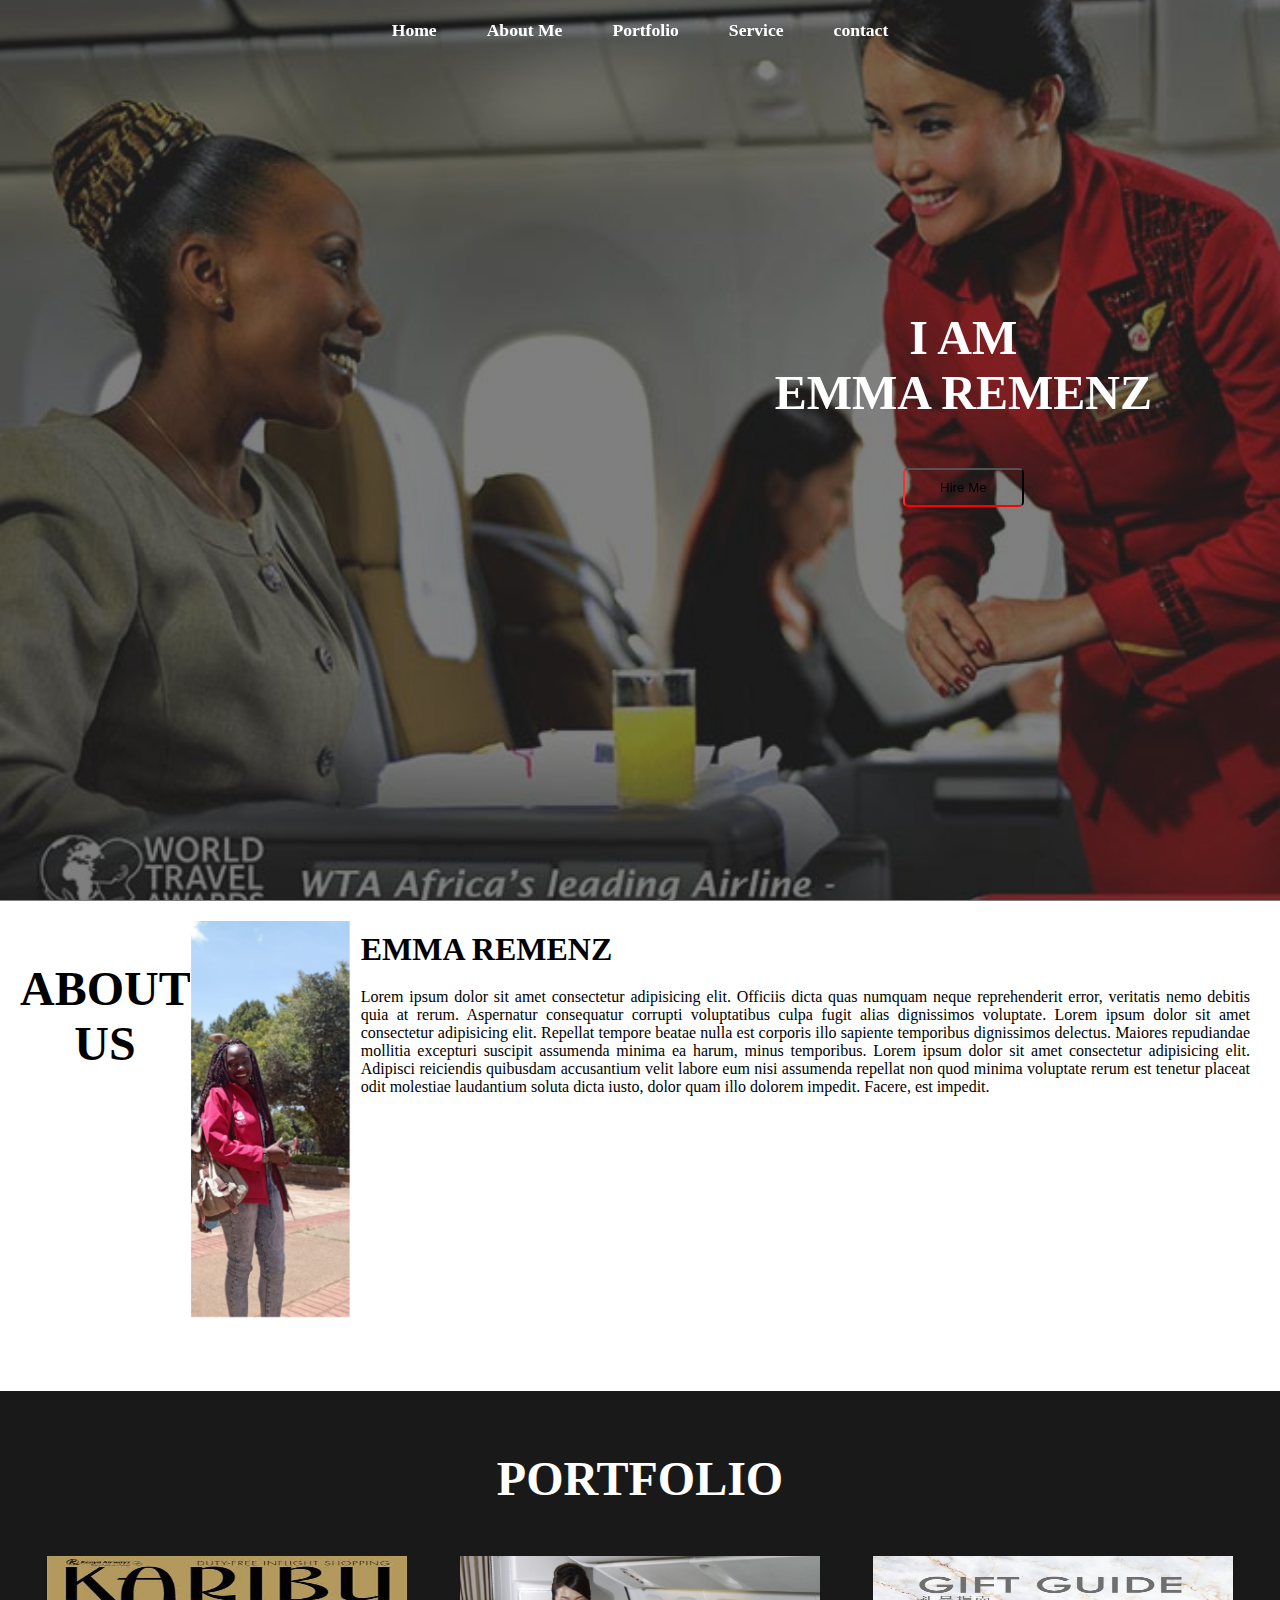
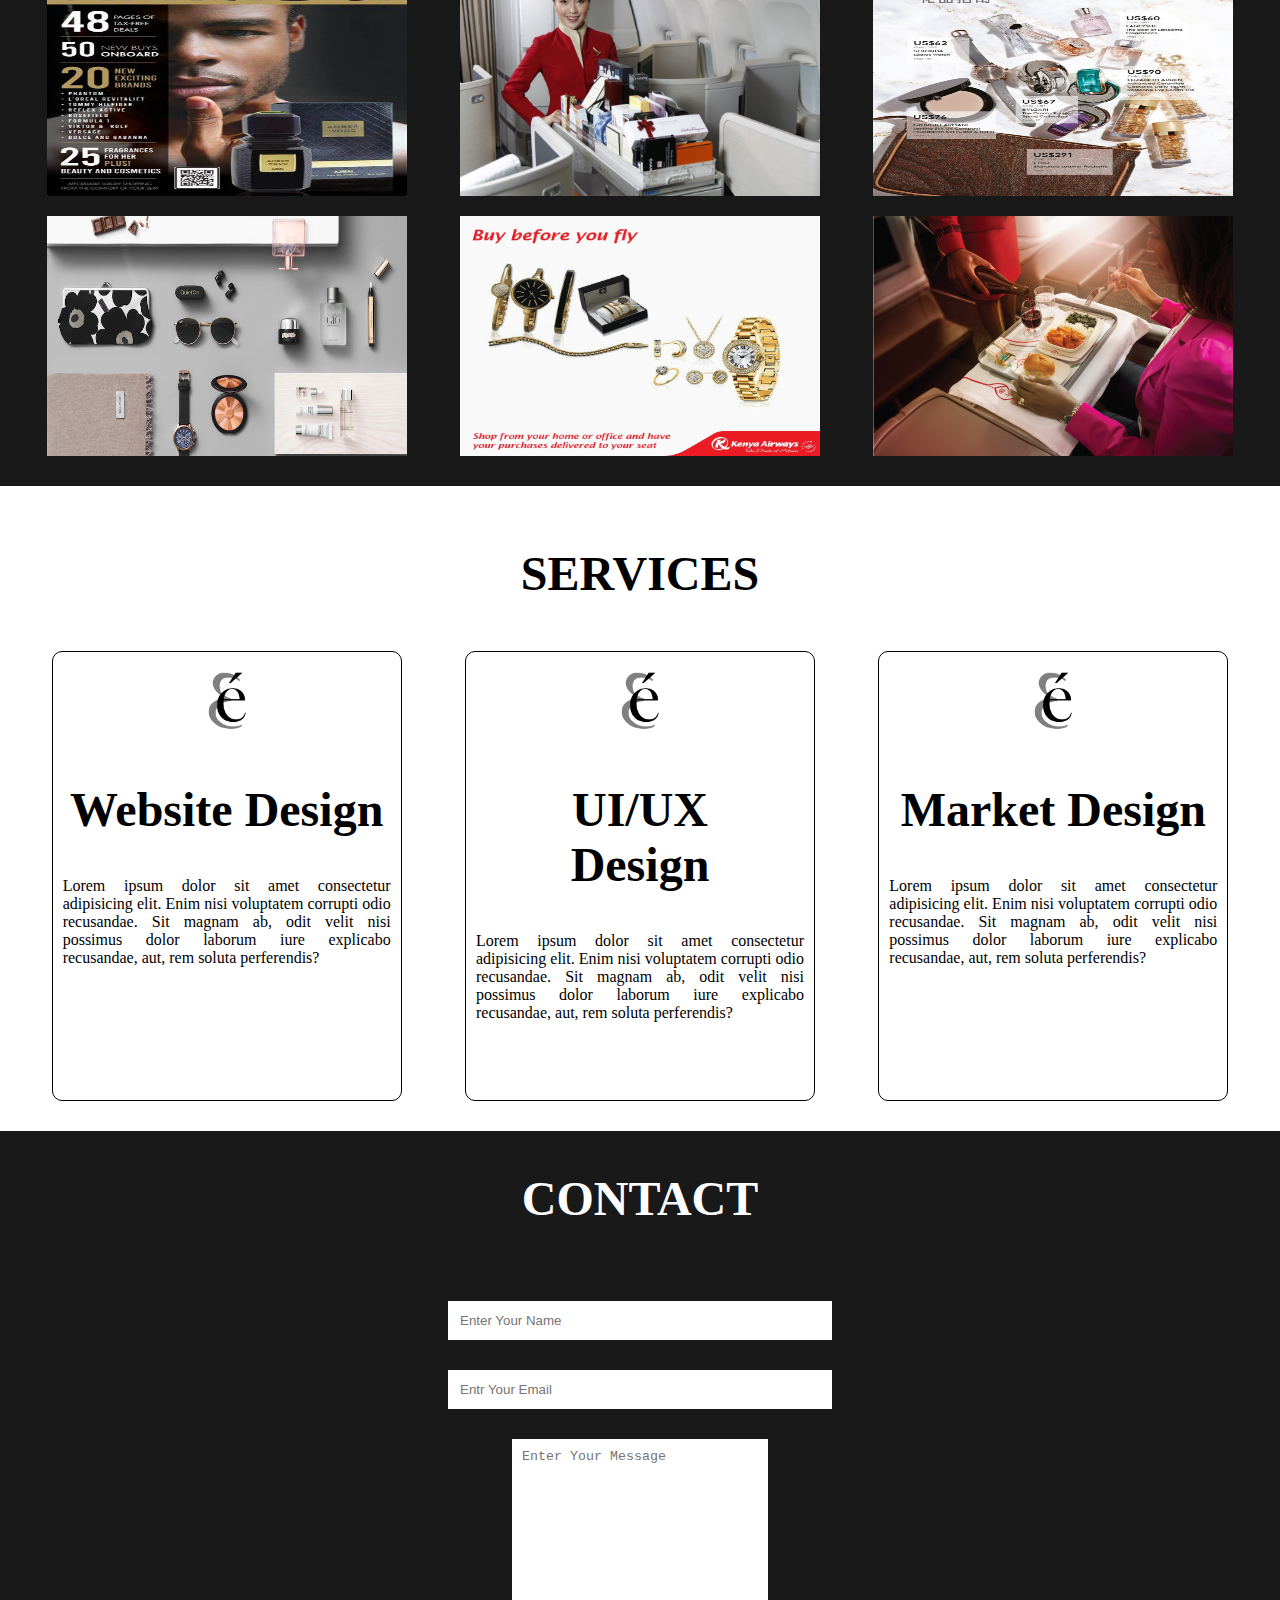
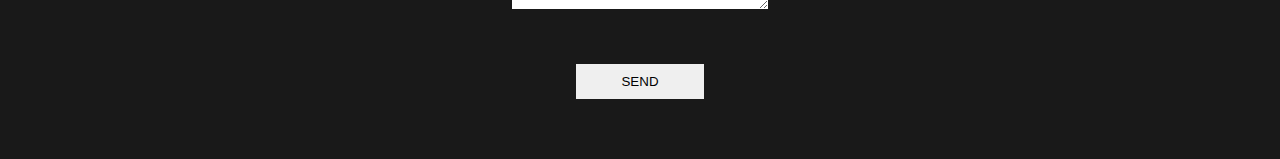
<file: emmaport/index.html>
<!DOCTYPE html>
<html lang="en">
<head>
    <meta charset="UTF-8">
    <meta http-equiv="X-UA-Compatible" content="IE=edge">
    <meta name="viewport" content="width=device-width, initial-scale=1.0">
    <title>Document</title>
    <link rel="stylesheet" href="style.css">
</head>
<body>
    <nav class="navbar">
        <ul>
            <li><a href="#home">Home</a></li>
            <li><a href="#about">About Me</a></li>
            <li><a href="#portfolio">Portfolio</a></li>
            <li><a href="#services">Service</a></li>
            <li><a href="#contact">contact</a></li>
        </ul>
    </nav>
    <section id="home">
        <div class="main">
            <h1 class="heading"> I AM <br> EMMA REMENZ</h1>
            <button class="btn">Hire Me</button>
        </div>
    </section>

    <section id="about">
        <div id="pic">
            <h1 class="heading">ABOUT US</h1>
            <img src="Elainey.jpg" alt="">
            <div id="intro">
                <h2>EMMA REMENZ</h2>
                <p>Lorem ipsum dolor sit amet consectetur adipisicing elit. Officiis dicta quas numquam 
                    neque reprehenderit error, veritatis nemo debitis quia at rerum. Aspernatur
                     consequatur corrupti voluptatibus culpa fugit alias dignissimos voluptate.
                    Lorem ipsum dolor sit amet consectetur adipisicing elit. Repellat tempore beatae nulla est corporis illo sapiente 
                    temporibus dignissimos delectus. Maiores repudiandae mollitia excepturi suscipit assumenda minima ea harum, minus temporibus.
                    Lorem ipsum dolor sit amet consectetur adipisicing elit. Adipisci reiciendis quibusdam accusantium velit labore eum nisi assumenda 
                    repellat non quod minima voluptate rerum est tenetur placeat odit molestiae laudantium soluta dicta iusto, dolor quam illo dolorem 
                    impedit. Facere, est impedit.</p>
            </div>
        </div>
    </section>
    <section id="portfolio">
        <h1 class="heading">PORTFOLIO</h1>
        <div class="gallery">
            <img src="porty/img1.jpg" alt="">
            <img src="porty/img2.jpg" alt="">
            <img src="porty/img3.jpg" alt="">
            <img src="porty/img4.jpg" alt="">
            <img src="porty/img5.jpg" alt="">
            <img src="porty/img6.jpg" alt="">
        </div>
    </section>
    <section id="services">
        <h1 class="heading">SERVICES</h1>
        <div class="row">
            <div class="box">
                <img src="porty/logo.png" alt="">
                <h1 class="heading">Website Design</h1>
                <p>Lorem ipsum dolor sit amet consectetur adipisicing elit. 
                    Enim nisi voluptatem corrupti odio recusandae. Sit magnam ab, odit velit nisi possimus dolor 
                    laborum iure explicabo recusandae, 
                    aut, rem soluta perferendis?</p>
            </div>
            <div class="box">
                <img src="porty/logo.png" alt="">
                <h1 class="heading">UI/UX<br> Design</h1>
                <p>Lorem ipsum dolor sit amet consectetur adipisicing elit. 
                    Enim nisi voluptatem corrupti odio recusandae. Sit magnam ab, odit velit nisi possimus dolor 
                    laborum iure explicabo recusandae, 
                    aut, rem soluta perferendis?</p>
            </div>
            <div class="box">
                <img src="porty/logo.png" alt="">
                <h1 class="heading">Market Design</h1>
                <p>Lorem ipsum dolor sit amet consectetur adipisicing elit. 
                    Enim nisi voluptatem corrupti odio recusandae. Sit magnam ab, odit velit nisi possimus dolor 
                    laborum iure explicabo recusandae, 
                    aut, rem soluta perferendis?</p>
            </div>
        </div>
    </section>
    <section id="contact">
        <h1 class="heading">CONTACT</h1>
        <form action="" class="form">
            <input type="text" name="name" class="input" placeholder="Enter Your Name">
            <input type="text" name="email" class="input" placeholder="Entr Your Email">
            <textarea name="msg" id="msg" cols="30" rows="10" placeholder="Enter Your Message"></textarea>
            <input type="submit" value="SEND" id="send">

        </form>
    </section>
</body>
</html>
</file>
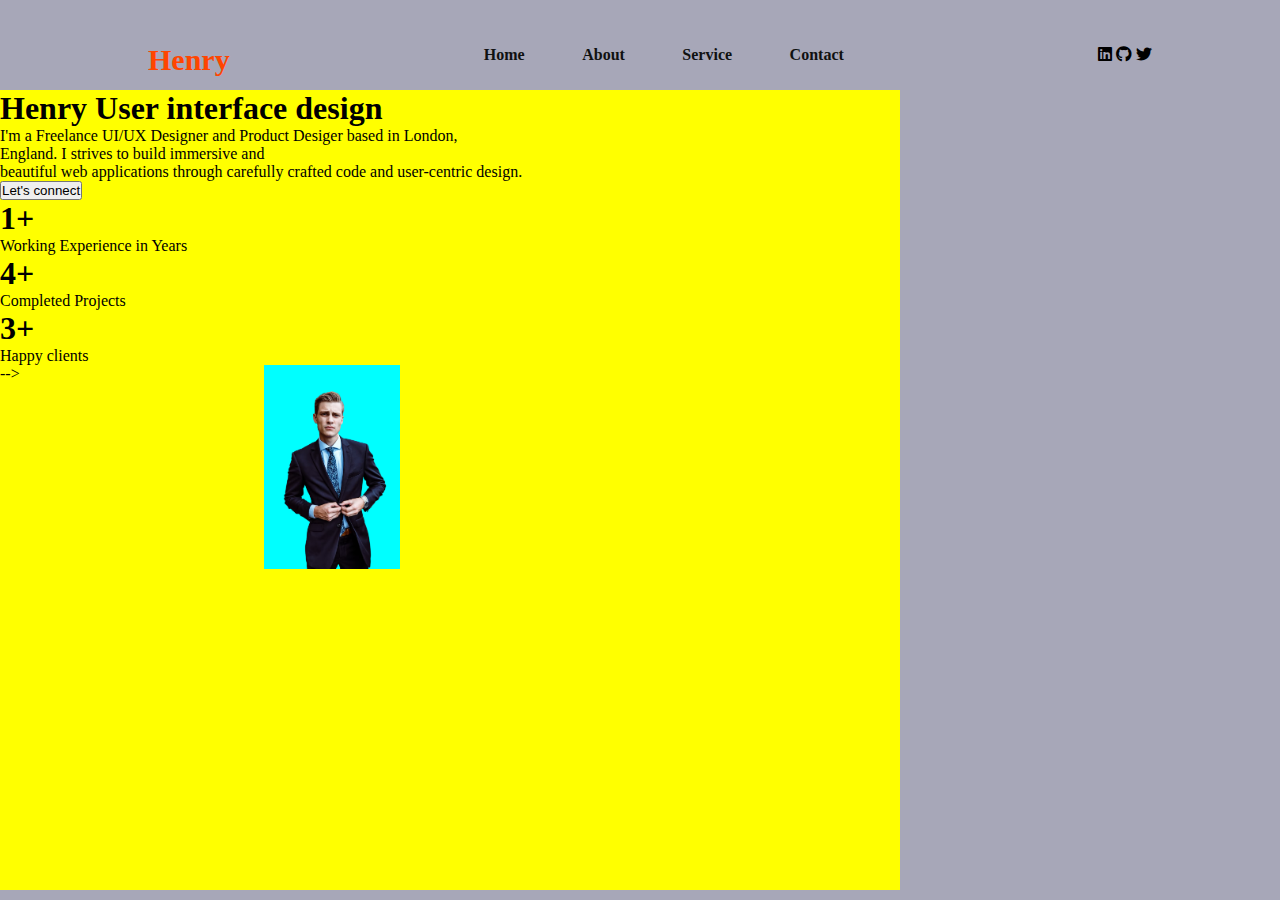
<file: henry/index.html>
<!DOCTYPE html>
<html lang="en">
  <head>
    <meta charset="UTF-8" />
    <title>Study</title>
    <link rel="stylesheet" href="index.css" />
    <link
      rel="stylesheet"
      href="https://cdnjs.cloudflare.com/ajax/libs/font-awesome/6.4.0/css/all.min.css"
    />
  </head>
  <body>
    <div class="hero">
      <nav>
        <!-- <div class="Logo"> -->
        <h2 class="logo">Henry</h2>
        <!-- </div> -->
        <ul>
          <li><a href="">Home</a></li>
          <li><a href="">About</a></li>
          <li><a href="">Service</a></li>
          <li><a href="">Contact</a></li>
        </ul>
        <div class="icons">
          <i class="fa-brands fa-linkedin"></i>
          <i class="fa-brands fa-github"></i>
          <i class="fa-brands fa-twitter"></i>
        </div>
      </nav>
    </div>

    <section id="" class="right">
      <div class="width">
        <!-- <div class="home-left">
          <div class="image"><img src="hero.png" width="200" /></div>
        </div> -->
        <div class="home left-main">
          <h1 class="user">Henry User interface design</h1>
          <p class="word">
            I'm a Freelance UI/UX Designer and Product Desiger based in
            London,<br />
            England. I strives to build immersive and <br />beautiful web
            applications through carefully crafted code and user-centric design.
          </p>
          <button>Let's connect</button>
          <div class="row">
            <div class="column">
              <h1>1+</h1>
              <p>Working Experience in Years</p>
            </div>
            <div class="column">
              <h1>4+</h1>
              <p>Completed Projects</p>
            </div>
            <div class="column">
              <h1>3+</h1>
              <p>Happy clients</p>
            </div>
          </div>
          <!-- <div class="home-left">
            <div class="image"><img src="hero.png" width="200" /></div>
          </div> -->
        </div>
        <div class="home-left">
          <div class="image"><img src="hero.png" width="200" /></div> -->
        </div>
      </div>
    </section>
  </body>
</html>
</file>
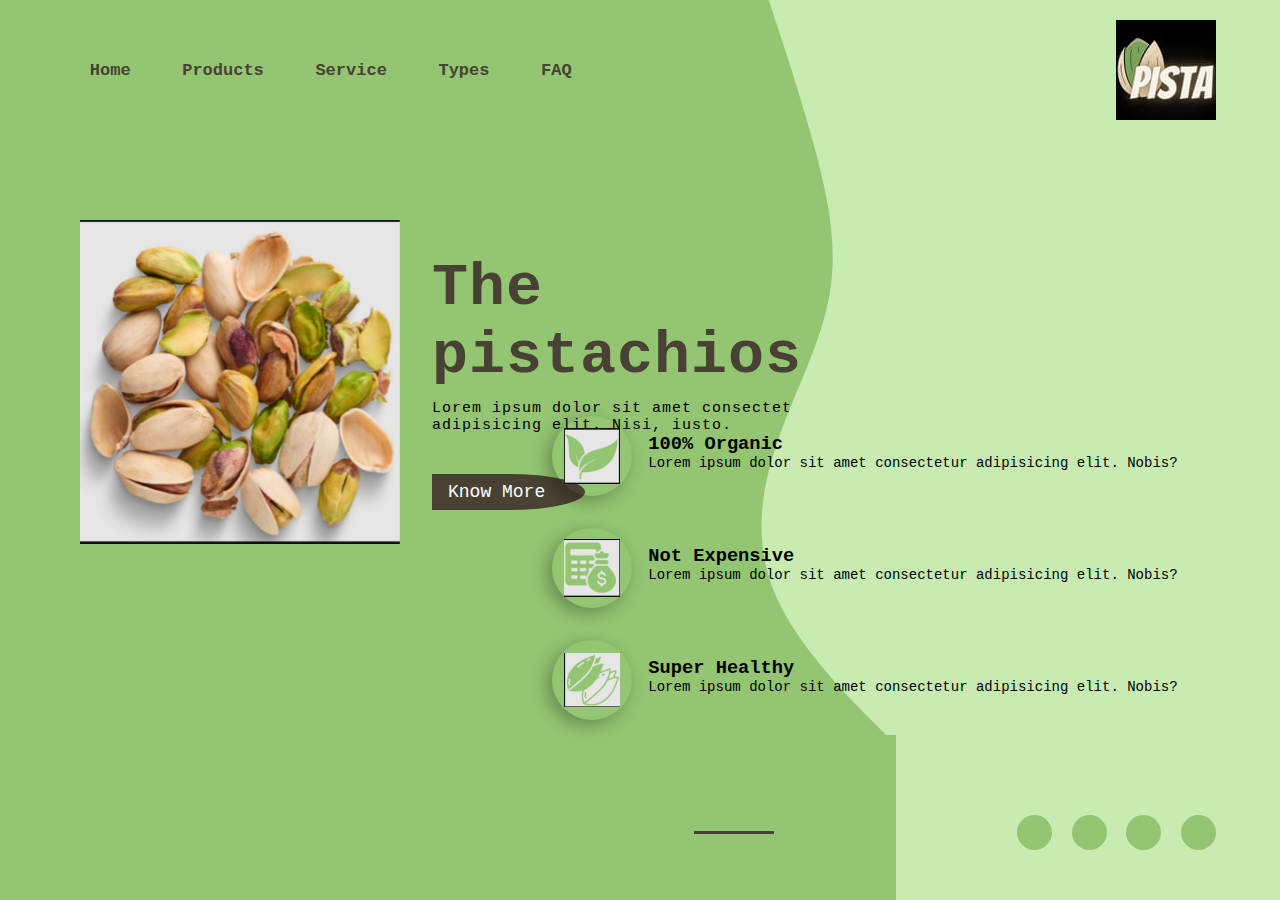
<file: home/index.html>
<!DOCTYPE html>
<html lang="en">
<head>
    <meta charset="UTF-8">
    <meta http-equiv="X-UA-Compatible" content="IE=edge">
    <meta name="viewport" content="width=device-width, initial-scale=1.0">
    <title>grocery</title>
    <link rel="stylesheet" href="https://unpkg.com/swiper@8/swiper-bundle.min.css" />
    <link rel="stylesheet" href="https://use.fontawesome.com/releases/v5.15.4/css/all.css" 
    integrity="sha384-DyZ88mC6Up2uqS4h/KRgHuoeGwBcD4Ng9SiP4dIRy0EXTlnuz47vAwmeGwVChigm" crossorigin="anonymous">
    <link rel="stylesheet" href="style.css">
</head>
<body>
    <div class="container">
        <div class="wave">
            <img src="/home/images/bg.png" alt="wave">
        </div>
        <nav>
            <ul>
                <li><a href="#">Home</a></li>
                <li><a href="#">Products</a></li>
                <li><a href="#">Service</a></li>
                <li><a href="#">Types</a></li>
                <li><a href="#">FAQ</a></li>
            </ul>
            <img src="log.png" alt="logo">
        </nav>
        <div class="main-content">
            <div class="image-pista">
                <div class="swiper mySwiper">
                    <div class="swiper-wrapper">
                        <div class="swiper-slide"><img src="/home/images/img1.jpg" alt=""></div>
                        <div class="swiper-slide"><img src="/home/images/img2.jpg" alt=""></div>
                        <div class="swiper-slide"><img src="/home/images/img3.jpg" alt=""></div>
                    </div>
                </div>
                </div>
                <div class="main-text">
                    <h1>The pistachios</h1>
                    <p>Lorem ipsum dolor sit amet consectetur adipisicing elit. Nisi, iusto.</p>
                    <button>Know More</button>
            </div>
        </div>
        <div class="right">
            <div class="box">
                <div class="image">
                    <img src="/home/images/img4.jpg" alt="four">
                </div>
                <div class="inner-box">
                    <h3>100% Organic</h3>
                    <p>Lorem ipsum dolor sit amet consectetur adipisicing elit. Nobis?</p>
                </div>
            </div>
            <div class="box">
                <div class="image">
                    <img src="/home/images/img5.jpg" alt="four">
                </div>
                <div class="inner-box">
                    <h3>Not Expensive</h3>
                    <p>Lorem ipsum dolor sit amet consectetur adipisicing elit. Nobis?</p>
                </div>
            </div>
            <div class="box">
                <div class="image">
                    <img src="/home/images/img6.jpg" alt="four">
                </div>
                <div class="inner-box">
                    <h3>Super Healthy</h3>
                    <p>Lorem ipsum dolor sit amet consectetur adipisicing elit. Nobis?</p>
                </div>
            </div>
        </div>
        <div class="social-links">
            <i class="fab fa-instagram"></i>
            <i class="fab fa-facebook"></i>
            <i class="fab fa-twitter"></i>
            <i class="far fa-envelope"></i>
        </div>
    </div>
    <script src="https://unpkg.com/swiper@8/swiper-bundle.min.js"></script>
    <script>
        var swiper = new Swiper(".mySwiper", {
            slidesPerView: 1,
            spaceBetween: 30,
            loop: true,
        });
    </script>
</body>
</html>
</file>
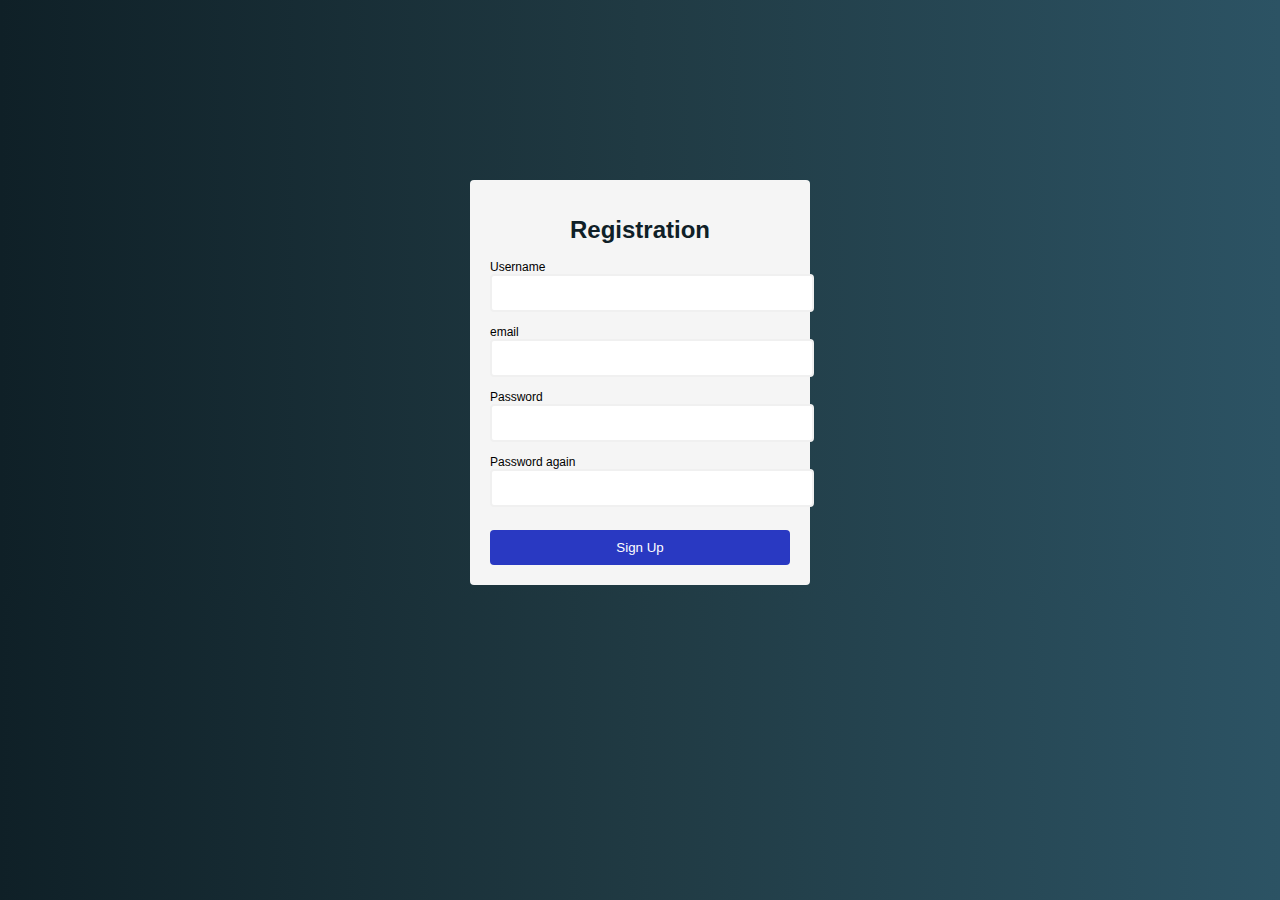
<file: New folder/FormJSValidation/index.html>
<!DOCTYPE html>
<html lang="en">
<head>
    <meta charset="UTF-8">
    <meta http-equiv="X-UA-Compatible" content="IE=edge">
    <meta name="viewport" content="width=device-width, initial-scale=1.0">
    <title>JavaScript Form Validation</title>
    <script defer src="index.js"></script>
    <link rel="stylesheet" href="style.css">
    <link rel="preconnect" href="https://fonts.googleapis.com">
    <link rel="preconnect" href="https://fonts.gstatic.com" crossorigin>
    <link rel="stylesheet" href="https://fonts.googleapis.com/css2?family=Poppins:wght@400;700&display=swap">
</head>
<body>
    <div class="container">
        <form id="form" action="/">
            <h1>Registration</h1>
            <div class="input-control">
                <label for="username">Username</label>
                <input id="username" name="username" type="text" required>
                <div class="error"></div>
            </div>
            <div class="input-control">
                <label for="email">email</label>
                <input id="email" name="username" type="text">
                <div class="error"></div>
            </div>
            <div class="input-control">
                <label for="password">Password</label>
                <input id="password" name="password" type="password">
                <div class="error"></div>
            </div>
            <div class="input-control">
                <label for="password">Password again</label>
                <input id="password2" name="password2" type="password">
                <div class="error"></div>
            </div>
            <button type="submit">Sign Up</button>
        </form>
    </div>
</body>
</html>
</file>
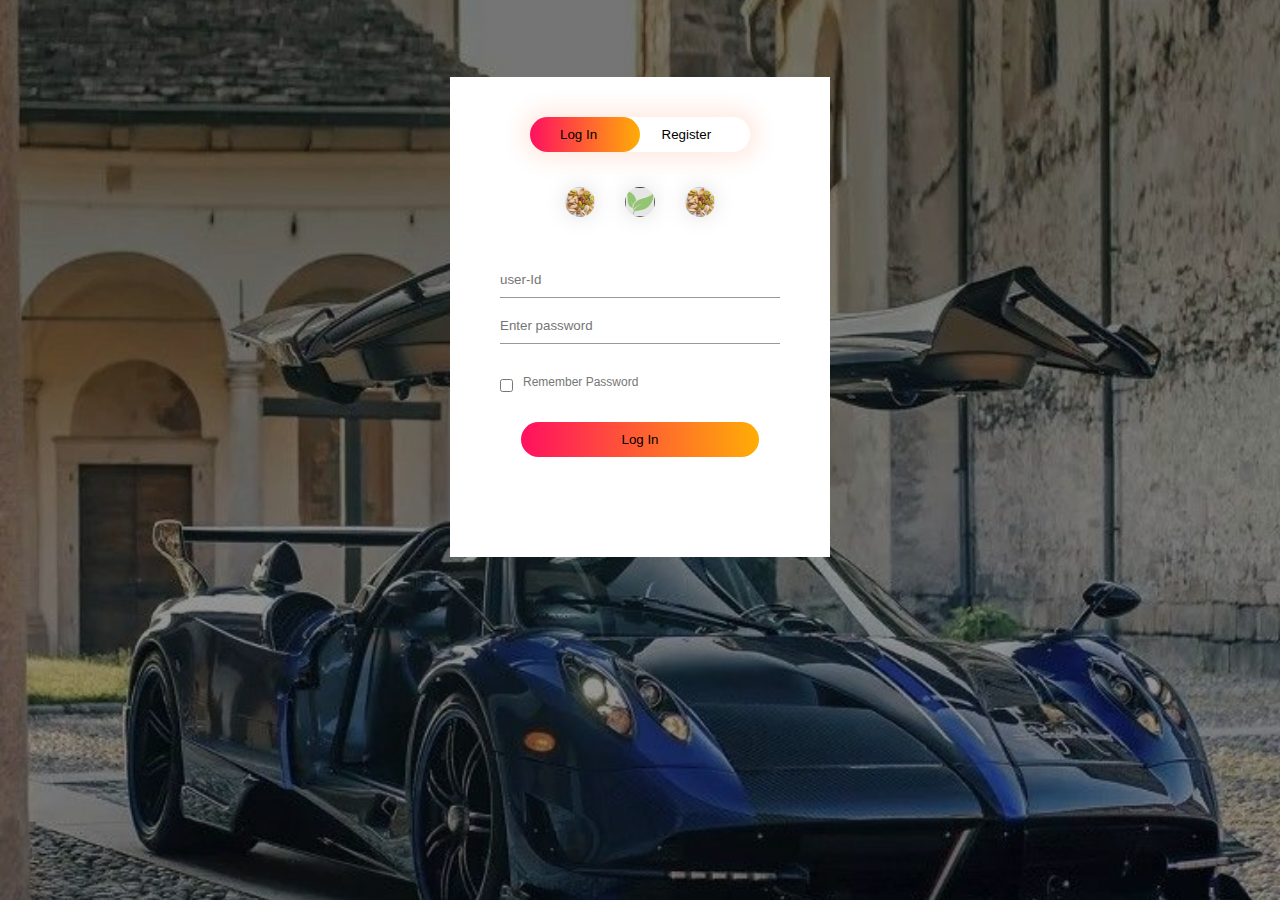
<file: New folder/try/index.html>
<!DOCTYPE html>
<html lang="en">
<head>
    <meta charset="UTF-8">
    <meta http-equiv="X-UA-Compatible" content="IE=edge">
    <meta name="viewport" content="width=device-width, initial-scale=1.0">
    <title>transistive form</title>
    <link rel="stylesheet" href="style.css">
</head>
<body>
    <div class="hero">
        <div class="form-box">
            <div class="button-box">
                <div id="btn"></div>
                <button type="button" class="toggle-btn" onclick="login()">Log In</button>
                <button type="button" class="toggle-btn" onclick="register()">Register</button>
            </div>
            <div class="social-icons">
                <img src="image/img1.jpg" alt="">
                <img src="image/img4.jpg" alt="">
                <img src="image/img1.jpg" alt="">
            </div>
            <form id="login" class="input-group">
                <input type="text" class="input-field" placeholder="user-Id"required>
                <input type="password" class="input-field" placeholder="Enter password"required>
                <input type="checkbox" class="check-box"><span>Remember Password</span>
                <button type="submit" class="submit-btn">Log In</button>
            </form>
            <form id="register" class="input-group">
                <input type="text" class="input-field" placeholder="user-Id"required>
                <input type="email" class="input-field" placeholder="Email-Id"required>
                <input type="password" class="input-field" placeholder="Enter password"required>
                <input type="checkbox" class="check-box"><span>I agree to the terms & condition</span>
                <button type="submit" class="submit-btn">Register</button>
            </form>
        </div>
    </div>
    <script>
        var x = document.getElementById("login");
        var y = document.getElementById("register");
        var z = document.getElementById("btn");

        function register(){
            x.style.left = "-400px";
            y.style.left = "50px";
            z.style.left = "110px"
        }
        function login(){
            x.style.left = "50px";
            y.style.left = "450px";
            z.style.left = "0px"
        }
    </script>
</body>
</html>
</file>
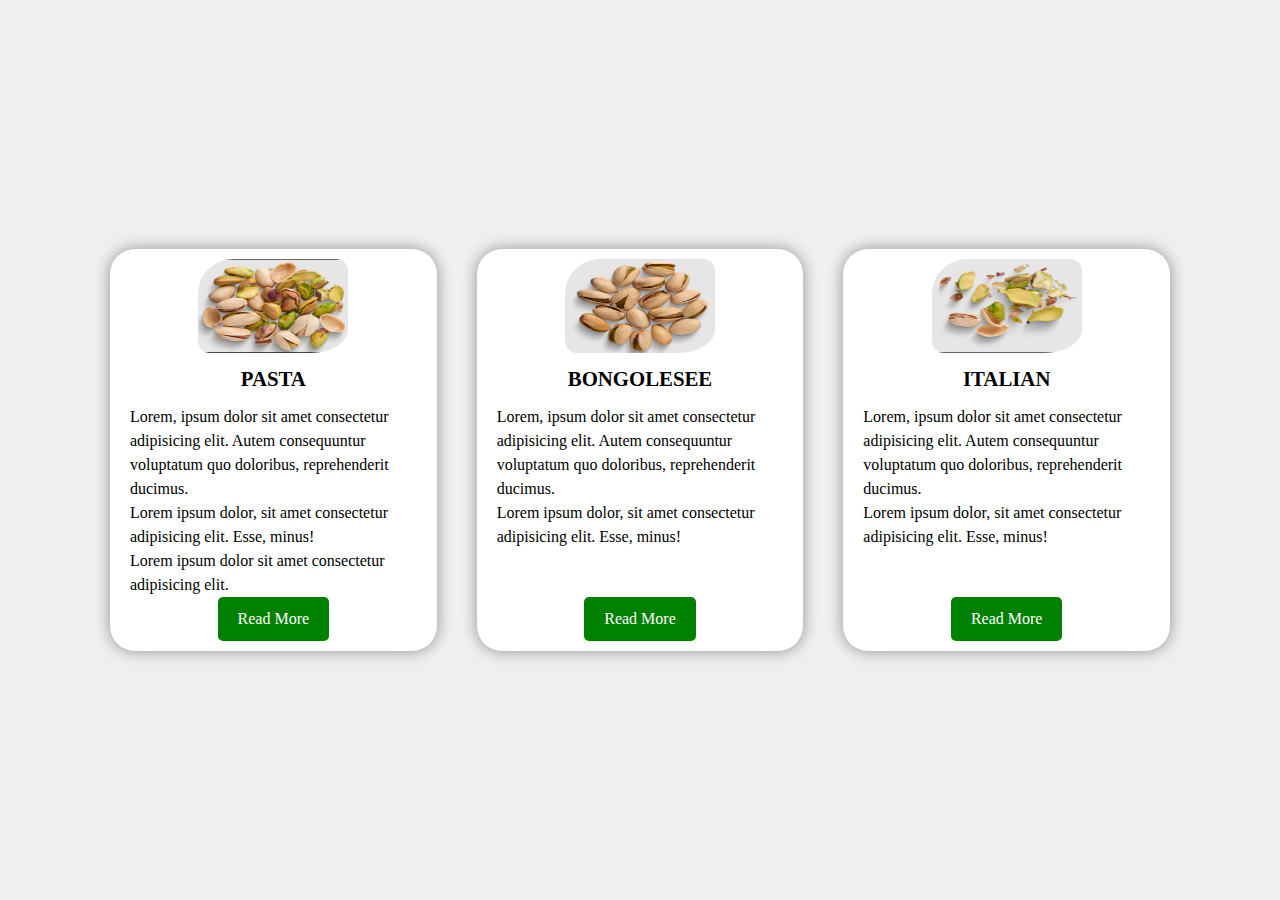
<file: New folder/flexresponsive/flexbox.html>
<!DOCTYPE html>
<html lang="en">
<head>
    <meta charset="UTF-8">
    <meta http-equiv="X-UA-Compatible" content="IE=edge">
    <meta name="viewport" content="width=1, initial-scale=1.0">
    <title>Flexbox Equal With Card</title>
    <link rel="stylesheet" href="flex.css">
</head>
<body>
    <div class="container">
        <div class="row">
            <div class="card">
                <img src="images/img1.jpg" alt="" height="94px" width="150px">
                <h4>pasta</h4>
                <p>Lorem, ipsum dolor sit amet consectetur adipisicing elit. Autem consequuntur voluptatum quo doloribus, reprehenderit ducimus.</p>
                <p>Lorem ipsum dolor, sit amet consectetur adipisicing elit. Esse, minus!</p>
                <p>Lorem ipsum dolor sit amet consectetur adipisicing elit.</p>
                <a href="#" class="btn">Read More</a>
            </div>
            <div class="card">
                <img src="images/img2.jpg" alt="" height="94px" width="150px">
                <h4>Bongolesee</h4>
                <p>Lorem, ipsum dolor sit amet consectetur adipisicing elit. Autem consequuntur voluptatum quo doloribus, reprehenderit ducimus.</p>
                <p>Lorem ipsum dolor, sit amet consectetur adipisicing elit. Esse, minus!</p>
                <a href="#" class="btn">Read More</a>
            </div>
            <div class="card">
                <img src="images/img3.jpg" alt="" height="94px" width="150px">
                <h4>Italian</h4>
                <p>Lorem, ipsum dolor sit amet consectetur adipisicing elit. Autem consequuntur voluptatum quo doloribus, reprehenderit ducimus.</p>
                <p>Lorem ipsum dolor, sit amet consectetur adipisicing elit. Esse, minus!</p>
                <a href="#" class="btn">Read More</a>
            </div>
        </div>
    </div>
</body>
</html>
</file>
<file: emmaport/style.css>
*{
    margin: 0;
    padding: 0;
    box-sizing: border-box;
}
html{
    scroll-behavior: smooth;
}
/* Navbar */
.navbar{
    display: flex;
    justify-content: center;
    align-items: center;
    background-color: rgba(0, 0, 0, 0.5);
    position: sticky;
    top: 0;
}
.navbar ul{
    display: flex;
    list-style: none;
    margin: 20px 0px;
}
.navbar ul li{
    font-family: century;
    font-weight: bold;
    font-size: 1.1rem;
}
.navbar ul li a{
    text-decoration: none;
    color: white;padding: 8px 25px;
    transition: all .5s ease;
}
.navbar ul li a:hover{
    background-color: white;
    color: black;
    box-shadow: 0 0 10px white;
}

/* home section*/
#home{
    display: flex;
    flex-direction: column;
    background-color: rgba(0, 0, 0, 0.5);
    height: 840px;
    justify-content: center;
    align-items: center;
    color: white;
}
#home::before{
    content: "";
    position: absolute;
    top: 0;
    right: 0;
    background: url(pass.jpg) no-repeat center center/cover;
    height: 900px;
    width: 100%;
    z-index: -1;
    opacity: .8;
}
.main{
    display: flex;
    flex-direction: column;
    /* border: 1px solid white; */
    align-items: center;
    position: absolute;
    top: 30%;
    right: 10%;
}
.heading{
    font-family: century;
    font-size:3rem;
    text-align: center;
    margin: 40px 0px;
}
.btn{
    background-color:transparent;
    padding: 10px 35px;
    /* border: 1px solid red; */
    margin: 8px 20px;
    border-bottom: 2px solid red;
    border-left:2px solid rgb(255,45,45) ;
    border-radius: 5px;
    outline: none;
    transition:  .6s ease;
}
.btn:hover{
    cursor: pointer;
    background-color: white;
    color: #000;
    box-shadow: 0 0 5px white, 0 0 10px white, 0 0 15px white;
    font-weight: bold;
}
/* about section */
#about{
    display: flex;
    flex-direction: column;
    box-sizing: border-box;
    padding: 20px;
    margin-bottom: 50px;
}
#pic{
    display: flex;
}
#pic img{
    width: 575px;
    height: 400px;
}
#intro{
    display: flex;
    flex-direction: column;
    text-align: justify;
    padding: 10px;
}
#intro h2{
    font-size: 2rem;margin-bottom: 20px;
}
/* portfolio section */
#portfolio{
    display: flex;
    flex-direction: column;
    background-color: rgba(0, 0, 0, 0.9);
    color: white;
    align-items: center;
    padding: 20px;
}
.gallery{
    display: flex;
    flex-wrap: wrap;
    justify-content: space-around;
    box-sizing: border-box;
}
.gallery img{
    width:360px;
    height: 240px;
    margin: 10px;
}
/* services section */
#services{
    display: flex;
    flex-direction: column;
    padding: 20px;
}
.row{
    display: flex;
    justify-content: space-around;
    flex-wrap: wrap;
    box-sizing: border-box;
}
.box{
    display: flex;
    flex-direction: column;
    width: 350px;
    height: 450px;
    border: 1px solid black;
    margin: 10px;
    align-items: center;
    text-align: justify;
    padding: 10px;
    border-radius: 10px;
    background: linear-gradient(to top, rgb(255,45,45) 50%, white 50%);
    background-size: 100% 200%;
    transition: all .8s;
}
.box:hover{
    background-position: right bottom;
    color: white;
    border: none;
    box-shadow: 0 0 20px rgb(255,45,45);
}
.box img{
    width: 80px;
    height: 80px;
    background-color: white;
    padding: 10px;
}

/* contact section */
#contact{
    display: flex;
    flex-direction: column;
    box-sizing: border-box;
    background-color: rgba(0, 0, 0, 0.9);
    color: white;
}
.form{
    display: flex;
    flex-direction: column;
    box-sizing: border-box;
    align-items: center;
    margin: 20px 0px;
}
.input{
    padding: 12px;
    margin: 15px;
    width: 30%;
    border: none;
    outline: none;
}
#msg{
    width: 20%;
    padding: 10px;
    margin: 15px;
    border: none;
    outline: none;
}
#send{
    padding: 10px;
    width: 10%;
    margin: 40px;
    border: none;
    outline: none;
}
#send:hover{
    cursor: pointer;
    box-shadow: 0 0 10px white;
}
@media screen and (max-width:800px) {
    /* navbar */
.navbar ul{
    flex-wrap: wrap;
}

/* headings */
.heading{
    font-size: 2.5rem;
}

#pic{
    flex-direction: column;
    align-items: center;
}
#pic img{
    /* width: 390px; */
    /* height: 360px; */
    width: 250px;
    height: 360px;
}
#intro h2{
    text-align: center;
    padding: 10px;
}
/* contact */
.input{
    width: 60%;
}
#msg{
    width: 55%;
}
#send{
    width: 20%;
}
@media screen and (max-width:530px){
    /* home */
    #home{
        height: 820px;
    }
    .heading{
        font-size: 1.7rem;
    }
    /* about */
    #pic img{
        width: 300px;
        height: 175px;
    }
    #intro h2{
        font-size: 1.5rem;
    }
    /* portfolio */
    .gallery img{
        width: 250px;
        height: 150px;
        margin: 10px;
    }
    /* contact */
    .input{
        width: 80%;
    }
    #msg{
        width: 70%;
    }
    #send{
        width: 20%;
    }
}
    
}
</file>
<file: henry/index.css>
/* @import url("https://fonts.googleapis.com/css2?family=Courgette&display=swap"); */
* {
  margin: 0;
  padding: 0;
  outline: none;
  scroll-behavior: smooth;
  text-decoration: none;
  list-style: none;
}
:root {
  background-color: rgb(167, 167, 184);
}
/* nav {
  width: 1200px;
  height: 75px;
  margin: auto;
} */
.icon {
  width: 200px;
  float: left;
  height: 70px;
}
.logo {
  color: orangered;
  font-size: 30px;
  padding-left: 20px;
  float: left;
  padding-top: 10px;
}
ul {
  width: 400px;
  float: left;
  height: 70px;
  display: flex;
  justify-content: space-between;
  align-items: center;
}
navbar :right {
  float: left;
}
.nav {
  height: 100vh;
  width: 100%;
}
nav {
  display: flex;
  align-items: center;
  justify-content: space-between;
  padding-top: 20px;
  padding-left: 10%;
  padding-right: 10%;
}
/* .logo {
  color: orangered;
  font-size: 28px;
} */
nav ul li {
  list-style-type: none;
  display: inline-block;
  padding: 10px 20px;
}
nav ul li a {
  color: rgb(16, 17, 17);
  font-weight: bold;
}
nav ul li a:hover {
  color: orangered;
}
.right{
  /* background-color: white; */
  width: 100%;
  height: auto;
}.width{
  background-color: yellow;
  width:900px;
  height: 800px;

}
.home-left main{
  width: 50%;
  height: 60vh;
  background: navy;
}
.home-left{
  width: 400px;
  height: auto;
}
.image img{
  float:right; 
  right: 0px;
  /* height: 400px; */
  height: auto;
  width: 34%;
  z-index: -1;
  background-color: aqua;
}
</file>
<file: home/style.css>
@import url('https://fonts.googleapis.com/css2?family=Montserrat&display=swap');
*{
    padding: 0%;
    margin: 0;
    font-family: 'Courier New', Courier, monospace;
}
.container{
    height: 100vh;
    width: 100%;
    background: linear-gradient(to right, #93c572 70%, #c8ebb1 30%);
    position: relative;
    overflow: hidden;
}
.wave{
    position: absolute;
    top: 0;
    right: 30%;
}
nav{
    width: 90%;
    margin: auto;
    padding-top: 20px;
    display: flex;
    justify-content: space-between;
    align-items: center;
}
nav ul{
    display: flex;
    list-style: none;
}
nav ul li{
    margin: 0 5px;
}
nav ul a{
    text-decoration: none;
    padding: 0.3rem 1.3rem;
    font-size: 17px;
    font-weight: bold;
    color: #494234;
    position: relative;
    z-index: 1;
}
nav ul a::after{
    content: "";
    width: 0%;
    height: 100%;
    position: absolute;
    top: 0;
    left: 0px;
    border-radius: 20px;
    background-color: #c8ebb1;
    z-index: -1;
    transition: 0.5s;
}
nav ul a:hover::after{
    width: 100%;
}
.main-content{
    width: 60%;
    padding-top: 100px;
    margin-left: 3rem;
    display: flex;
    align-items: center;
    justify-content: space-around;
}
.image-pista ,.main-text{
    flex-basis:50%;
}
.image-pista img{
    width: 100%;
}
.main-content h1{
    font-size: 60px;
    letter-spacing: 1px;
    color: #494234;
}
.main-content p{
    margin-top: 10px;
    font-size: 15px;
    letter-spacing: 1px;
}
.main-content button{
    margin-top: 2.5rem;
    outline: none;
    border: none;
    font-size: 18px;
    padding: 0.5rem 2.5rem 0.5rem 1rem;
    border-radius: 0 50% 50% 0;
    background-color: #494234;
    color: white;
    cursor: pointer;
}
.swiper{
    width: 20rem;
}
.swiper-slide{
    display: flex;
    align-items: center;
    justify-content: center;
}
.right{
    position: absolute;
    right: 8%;
    bottom: 20%;
}
.box{
    display: flex;
    align-items: center;
}
.right .box .image img{
    width: 70%;
}
.image{
    margin-top: 2rem;
    width: 80px;
    height: 80px;
    border-radius: 50%;
    box-shadow: -5px 5px 17px rgba(0,0,0,0.3);
    display: flex;
    align-items: center;
    justify-content: center;
    transition: 0.5s;
}
.image:hover{
    background-color: rgba(73,66,52,0.7);
}
.box .inner-box{
    margin: 1.5rem 0 0 1rem;
}
.box .inner-box p{
    font-size: 14px;
    font-weight: 500;
}
.social-links{
    position: absolute;
    right: 5%;
    bottom: 5%;
}
.social-links::before{
    content: "";
    width: 80px;
    height: 3px;
    position: absolute;
    top: 40%;
    left: -150%;
    background-color: #494234;
}
.social-links i{
    margin-left: 10px;
    width: 35px;
    height: 35px;
    border-radius: 50%;
    background-color: #93c572;
    display: inline-flex;
    align-items: center;
    justify-content: center;
    transition: 0.5s;
}
.social-links i:hover{
    transform: translateY(-5px);
}
</file>
<file: New folder/FormJSValidation/style.css>
body{
    background: linear-gradient(to right, #0f2027, #203a43, #2c5364);
    font-family: 'Popins', sans-serif;
}
#form{
    width: 300px;
    margin: 20vh auto 0 auto;
    padding: 20px;
    background-color: whitesmoke;
    border-radius: 4px;
    font-size: 12px;
}
#form h1{
    color: #0f2027;
    text-align: center;
}
#form button{
    padding: 10px;
    margin-top: 10px;
    width: 100%;
    color: white;
    background-color: rgb(41, 57, 194);
    border: none;
    border-radius: 4px;
}
.input-control{
    display: flex;
    flex-direction: column;
}
.input-control input{
    border: 2px solid #f0f0f0;
    border-radius: 4px;
    display: block;
    font-size: 12px;
    padding: 10px;
    width: 100%;
}
.input-control input:focus{
    outline: 0;

}
.input-control.success input{
    border-color: #09c372;
}
.input-control.error input{
    border-color: #ff3860;
}
.input-control .error{
    color: #ff3860;
    font-size: 9px;
    height: 13px;
}
</file>
<file: New folder/try/style.css>
*{
    margin: 0;
    padding: 0;
    box-sizing: border-box;
    font-family: sans-serif;
}
.hero{
    height: 100%;
    width: 100%;
    /* background-image: linear-gradient(rgba(0,0,0,0.4),(rgba(0,0,0,0.4)),url(2005506.jpg); */
    background-image: linear-gradient(rgba(0,0,0,0.4),rgba(0,0,0,0.4)),url(image/bluecar.jpg);
    background-position: center;
    background-size: cover;
    position: absolute;
}
.form-box{
    width: 380px;
    height: 480px;
    position: relative;
    margin: 6% auto;
    padding: 5px;
    background: #fff;
    overflow: hidden;
}
.button-box{
    width: 220px;
    margin: 35px auto;
    position: relative;
    box-shadow: 0 0 20px 9px #ff61241f;
    border-radius: 30px;
}
.toggle-btn{
    padding: 10px 30px;
    cursor: pointer;
    background: transparent;
    border: 0;
    outline: none;
    position: relative;

}
#btn{
    top: 0;
    left: 0;
    position: absolute;
    width: 110px;
    height: 100%;
    background: linear-gradient(to right, #ff105f,#ffad06);
    border-radius: 30px;
    transition: .5s;
}
.social-icons{
    margin: 30px auto;
    text-align: center;
}
.social-icons img{
    margin: 0 13px;
    width: 30px;
    box-shadow: 0 0 20px 0 #7f7f7f3d;
    cursor: pointer;
    border-radius: 50%;

}.input-group{
    top: 180px;
    position: absolute;
    width: 280px;
    transition: .5s;
}
.input-field{
    width: 100%;
    padding: 10px 0;
    margin: 5px 0;
    border-left: 0;
    border-right: 0;
    border-top: 0;
    border-bottom: 1px solid #999;
    outline: none;
    background: transparent;
}
.submit-btn{
    width: 85%;
    padding: 10px 30px;
    cursor: pointer;
    display: block;
    margin: auto;
    background: linear-gradient(to right, #ff105f,#ffad06);
    border: 0;
    outline: none;
    border-radius: 30px;
}
.check-box{
    margin: 30px 10px 30px 0;
}
span{
    color: #777;
    font-size: 12px;
    bottom: 68px;
    position: absolute;
}
#login{
    left: 50px;
}
#register{
    left: 450px;
}
</file>
<file: New folder/flexresponsive/flex.css>
*{
    margin: 0;
    padding: 0;
    box-sizing: border-box;
}
body{
    width: 100%;
    min-height: 100vh;
    display: flex;
    justify-content: center;
    align-items: center;
    background-color: #efefef;
    line-height: 1.5;
}
a{
    text-decoration: none;
}
.container{
    width: 1100px;
    max-width: 100%;
    margin: 0 auto;
}
.row{
    display: flex;
    flex-wrap: wrap;
    align-items: center;
    justify-content: space-between;
}
.card{
    display: flex;
    flex-direction: column;
    flex-wrap: wrap;
    background: #fff;
    box-shadow: 0 0 15px rgba(0,0,0,0.4);
    flex: 1 1 20rem;
    margin: 10px 20px;
    padding: 10px 20px;
    align-self: normal;
    align-items: center;
    border-radius: 25px;
}
.card:hover{
    /* background:linear-gradient(to top, rgb(255, 45, 45)70%, white 50%); */
    /* background-size: 100% 200%; */
    transition: all .3s;
    background-position: left bottom;

}
.card img{
    max-width: 200px;
    border-radius: 35px 12px 25%;
    /* box-shadow: 0 0 20px rgba(0,0.5,0,014); */
}
.card img:hover{
    cursor: pointer;
    border: navajowhite;
    box-shadow:0 0 38px rgba(177, 6, 6, 0.25);
}
.card h4{
    font-size: 1.3rem;
    text-transform:uppercase;
    margin: 10px 0;
}
.card {
    margin-bottom: 10px;
}
.card .btn{
    margin-top: auto;
    display: inline-block;
    background-color: green;
    color: #fff;
    text-align: center;
    padding: 10px 20px;
    border-radius: 5px;
    -webkit-border-radius: 5px;;
    -moz-border-radius:5px;
    -ms-border-radius:5px;
    -o-border-radius:5px;
    
}
.card .btn:hover{
    box-shadow: 0 0 22px rgba(177, 6, 6, 0.25);
    border: 2px solid peru;

}
</file>
